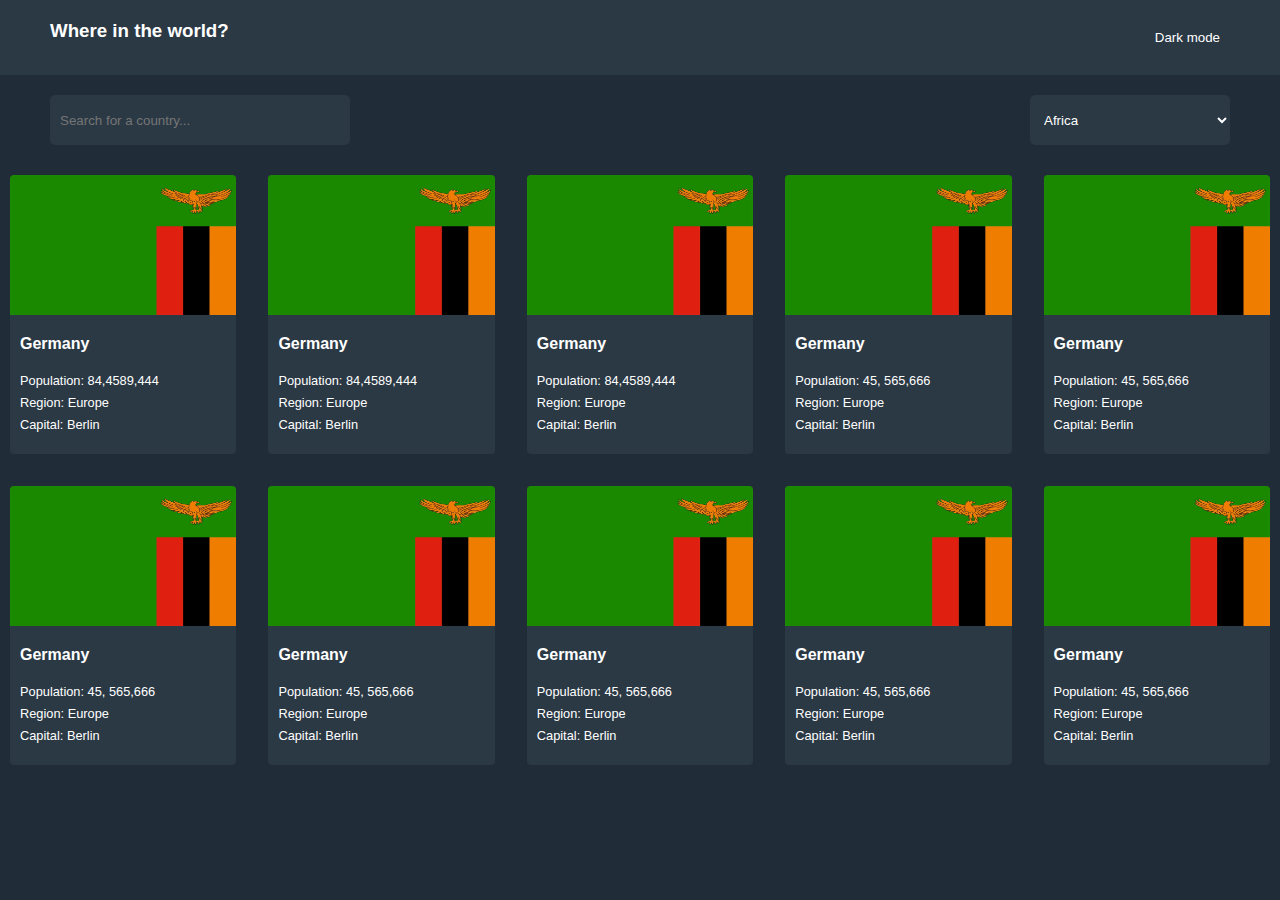
<file: index.html>
<!DOCTYPE html>
<html lang="en">
  <head>
    <meta charset="UTF-8" />
    <meta http-equiv="X-UA-Compatible" content="IE=edge" />
    <meta name="viewport" content="width=device-width, initial-scale=1.0" />
    <link rel="stylesheet" href="style.css" />
    <title>Frontend Mentor | Rest Countries</title>
  </head>
  <body>
    <div class="container">
      <header>
        <h3>Where in the world?</h3>
        <button class="mode">Dark mode</button>
      </header>
      <section>
        <input type="text" placeholder="Search for a country..." />
        <select name="filter" id="filter">
          <option>Africa</option>
          <option>America</option>
          <option>Asia</option>
          <option>Europe</option>
          <option>Oceania</option>
        </select>
      </section>
      <section class="main">
        <div class="country">
          <div><img src="Flag-Zambia.webp" alt="" /></div>
          <div class="overview">
            <p>Germany</p>
            <p>Population: 84,4589,444</p>
            <p>Region: Europe</p>
            <p>Capital: Berlin</p>
          </div>
        </div>
        <div class="country">
          <div><img src="Flag-Zambia.webp" alt="" /></div>
          <div class="overview">
            <p>Germany</p>
            <p>Population: 84,4589,444</p>
            <p>Region: Europe</p>
            <p>Capital: Berlin</p>
          </div>
        </div>
        <div class="country">
          <div><img src="Flag-Zambia.webp" alt="" /></div>
          <div class="overview">
            <p>Germany</p>
            <p>Population: 84,4589,444</p>
            <p>Region: Europe</p>
            <p>Capital: Berlin</p>
          </div>
        </div>
        <div class="country">
          <div><img src="Flag-Zambia.webp" alt="" /></div>
          <div class="overview">
            <p>Germany</p>
            <p>Population: 45, 565,666</p>
            <p>Region: Europe</p>
            <p>Capital: Berlin</p>
          </div>
        </div>
        <div class="country">
          <div><img src="Flag-Zambia.webp" alt="" /></div>
          <div class="overview">
            <p>Germany</p>
            <p>Population: 45, 565,666</p>
            <p>Region: Europe</p>
            <p>Capital: Berlin</p>
          </div>
        </div>
        <div class="country">
          <div><img src="Flag-Zambia.webp" alt="" /></div>
          <div class="overview">
            <p>Germany</p>
            <p>Population: 45, 565,666</p>
            <p>Region: Europe</p>
            <p>Capital: Berlin</p>
          </div>
        </div>
        <div class="country">
          <div><img src="Flag-Zambia.webp" alt="" /></div>
          <div class="overview">
            <p>Germany</p>
            <p>Population: 45, 565,666</p>
            <p>Region: Europe</p>
            <p>Capital: Berlin</p>
          </div>
        </div>
        <div class="country">
          <div><img src="Flag-Zambia.webp" alt="" /></div>
          <div class="overview">
            <p>Germany</p>
            <p>Population: 45, 565,666</p>
            <p>Region: Europe</p>
            <p>Capital: Berlin</p>
          </div>
        </div>
        <div class="country">
          <div><img src="Flag-Zambia.webp" alt="" /></div>
          <div class="overview">
            <p>Germany</p>
            <p>Population: 45, 565,666</p>
            <p>Region: Europe</p>
            <p>Capital: Berlin</p>
          </div>
        </div>
        <div class="country">
          <div><img src="Flag-Zambia.webp" alt="" /></div>
          <div class="overview">
            <p>Germany</p>
            <p>Population: 45, 565,666</p>
            <p>Region: Europe</p>
            <p>Capital: Berlin</p>
          </div>
        </div>
      </section>
    </div>
    <script src="app.js"></script>
  </body>
</html>
</file>
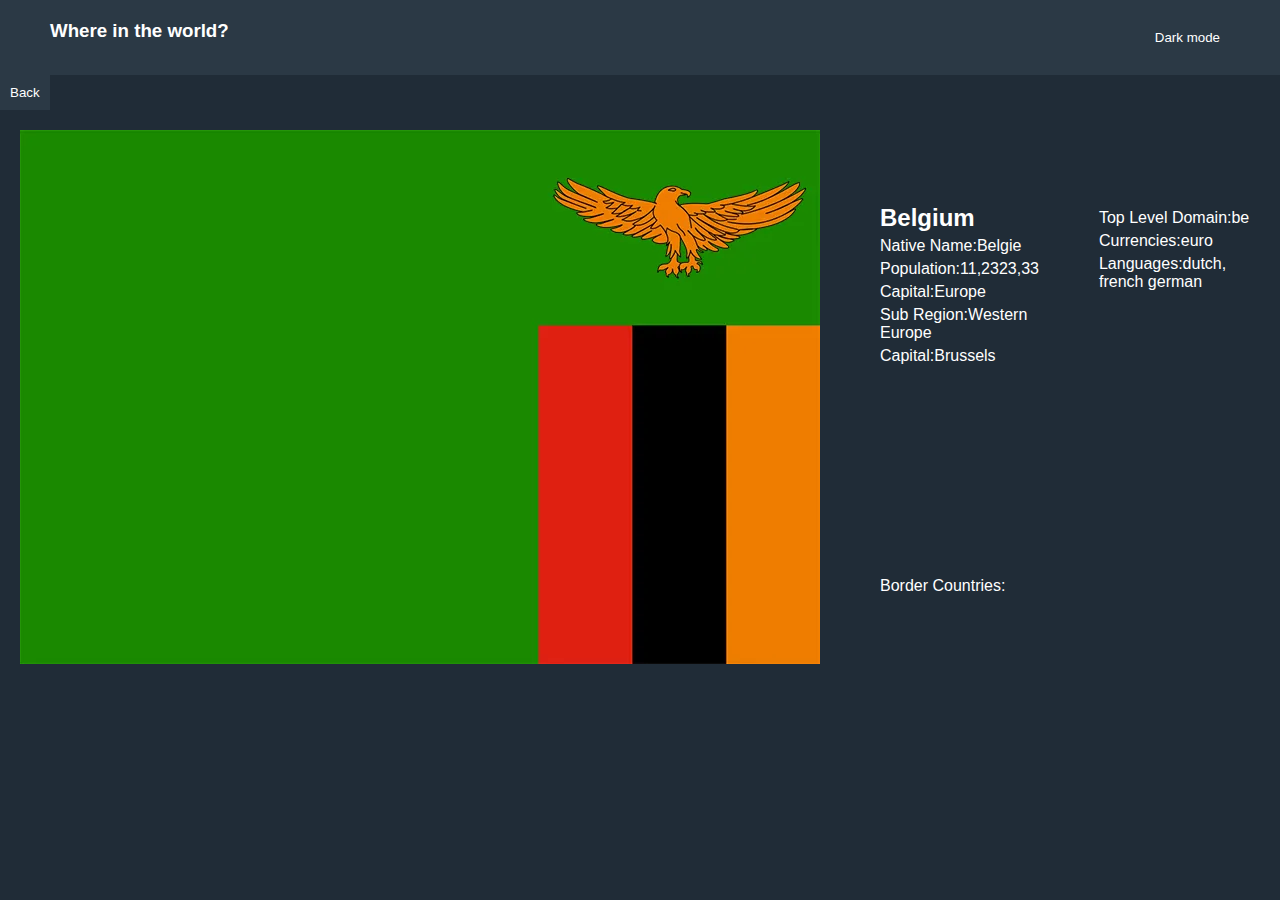
<file: country.html>
<!DOCTYPE html>
<html lang="en">
  <head>
    <meta charset="UTF-8" />
    <meta http-equiv="X-UA-Compatible" content="IE=edge" />
    <meta name="viewport" content="width=device-width, initial-scale=1.0" />
    <link rel="stylesheet" href="style.css" />
    <title>Country</title>
  </head>
  <body>
    <div class="country-page">
      <header>
        <h3>Where in the world?</h3>
        <button class="mode">Dark mode</button>
      </header>
      <button class="btn">Back</button>
      <div class="detail">
        <div class="img">
          <img src="Flag-Zambia.webp" alt="" />
        </div>
        <div class="info">
          <div class="top">
            <div>
              <h2>Belgium</h2>
              <p>Native Name:<span class="native-name">Belgie</span></p>
              <p>Population:<span class="population">11,2323,33</span></p>
              <p>Capital:<span class="region">Europe</span></p>
              <p>Sub Region:<span class="sub-region">Western Europe</span></p>
              <p>Capital:<span class="capital">Brussels</span></p>
            </div>
            <div>
              <p>Top Level Domain:<span class="Top Level Domain">be</span></p>
              <p>Currencies:<span class="currencies">euro</span></p>
              <p>
                Languages:<span class="languages">dutch, french german</span>
              </p>
            </div>
          </div>
          <div class="bottom">
            <p class="borders">Border Countries:</p>
          </div>
        </div>
      </div>
    </div>
    <script type="module" src="country.js"></script>
  </body>
</html>
</file>
<file: style.css>
*,
*:after,
*:before {
    margin: 0;
    padding: 0;
    box-sizing: border-box;
}

.container {
    width: 100%;
    margin: auto;
}
body {
    font-family: sans-serif;
    background-color:  hsl(207, 26%, 17%);
    color: #fff;
}
.country div:first-child {
    width: 100%;
    height: 50%;
}
.container img {
    max-width: 100%;
    width: 100%;
    height: 100%;
}
header {
    background-color: hsl(209, 23%, 22%); 
    padding: 20px 50px;
}
header,
section:first-of-type {
    display: flex;
    justify-content: space-between;
    padding: 20px 50px;
}
section {
    padding-inline: 50px;
}
button {
    background-color: hsl(209, 23%, 22%);
    border: none;
    padding: 10px;
    color: white;
    cursor: pointer;
}
select,
input {
    border: none;
    outline: none;
    background-color: hsl(209, 23%, 22%);
    color: #fff;
    padding: 10px;
    border-radius: 5px;
    height: 50px;
}
input {width: 300px;}
select {
    width: 200px;
    cursor: pointer;
}
option {
    font-size: 1rem;
    margin-block: 10px;
}
section:last-of-type {
    padding: 10px;
    display: grid;
    grid-template-columns: repeat(auto-fit, minmax(200px, 1fr));
    gap: 32px;
}
.country {
    border-radius: 4px;
    background-color: hsl(209, 23%, 22%);
}
.country img {
    border-top-left-radius: 4px;
    border-top-right-radius: 4px;
}
.overview {
    padding: 0 10px;
}
.overview p:first-child{
    margin: 20px 0;
    font-weight: bold;
}
.overview p:not(.overview p:first-child) {
    margin: 7px 0;
    font-size: .8rem;
}
 .detail,
.info,
.top {
    display: flex;
    gap: 60px;
}
.detail {
    padding: 20px;
    justify-content: space-around;
}
.info {
    flex-direction: column;
    justify-content: space-around;
}
.top p {
    margin-block: 5px;
}
/* LIGHT MODE */
.light {
    background-color: hsl(0, 0%, 98%);
    color: hsl(200, 15%, 8%);
}
.lights {
    background-color: hsl(0, 0%, 100%);
    color: hsl(200, 15%, 8%);
    box-shadow: 3px 2px 20px 1px rgba(0, 0, 0, 0.2);

}
@media(max-width: 768px) {
    section:first-of-type {
        height: 200px;
        flex-direction: column;
        justify-content: space-between;
    }
    .top,
    .detail {
        flex-direction: column;
    }
}
</file>
